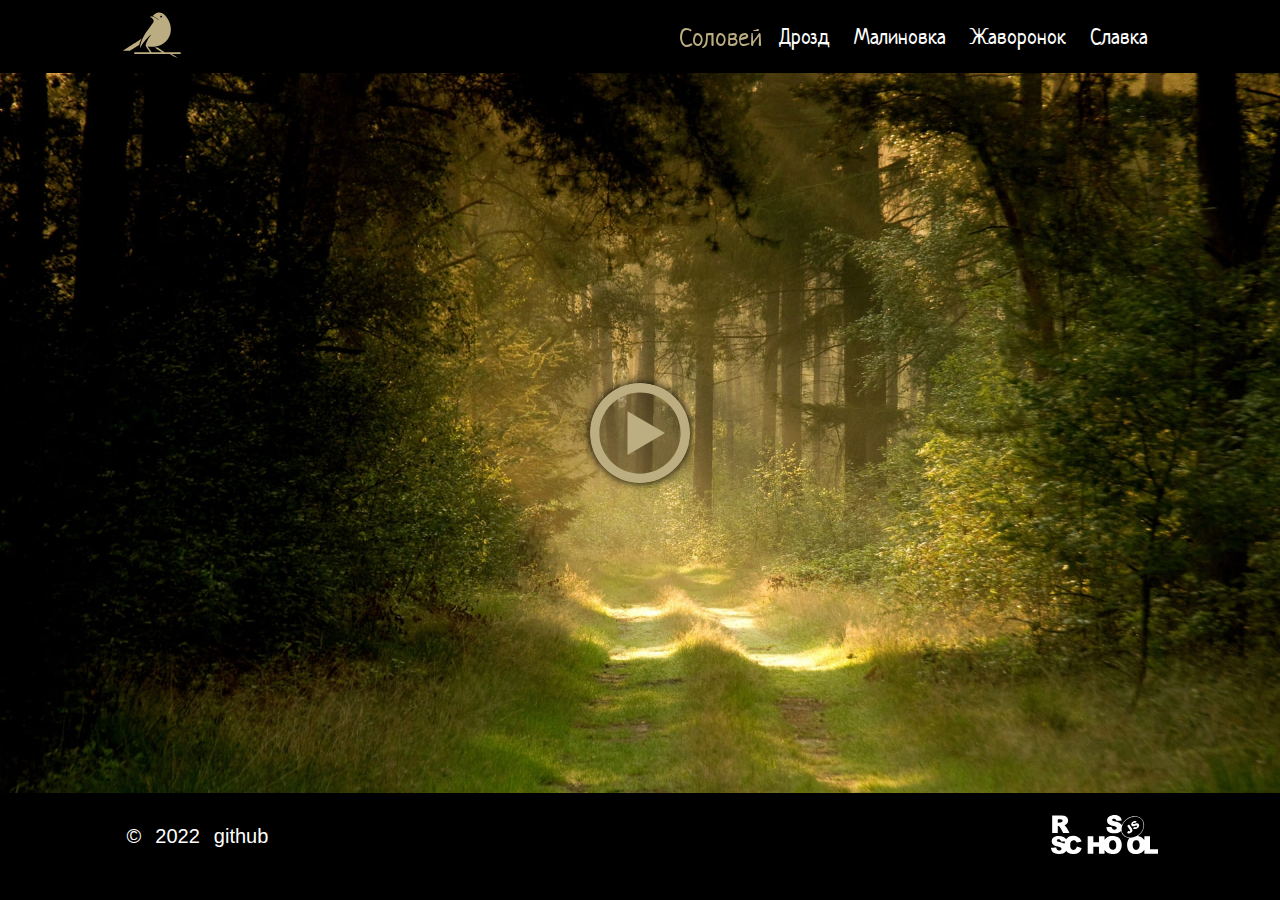
<file: nature-sounds/index.html>
<!DOCTYPE html>
<html lang="en">
<head>
    <meta charset="UTF-8">
    <meta http-equiv="X-UA-Compatible" content="IE=edge">
    <meta name="viewport" content="width=device-width, initial-scale=1.0">
    <link rel="icon" href="favicon.ico">
    <link rel="stylesheet" href="./style/style.css">
    <link href="https://fonts.googleapis.com/css2?family=Neucha&display=swap" rel="stylesheet">
    <title>Nature sounds</title>
</head>
<body>
    <header>
        <div><img class="logo-bird" src="./assets/svg/logo.svg" alt="bird logo" title="bird image">
        </div>
        <div>
            <nav class="nav">
                <ul class="btns-bird">
                    <li><button class="btn-bird active" data-bird="solovey">Соловей</button></li>
                    <li><button class="btn-bird" data-bird="drozd">Дрозд</button></li>
                    <li><button class="btn-bird" data-bird="malinovka">Малиновка</button></li>
                    <li><button class="btn-bird" data-bird="javoronok">Жаворонок</button></li>
                    <li><button class="btn-bird" data-bird="slavka">Славка</button></li>
                </ul>
            </nav>
        </div>
    </header>

    <main>
        <div class="main-image">
            <div class="audio-logo"></div>
        </div>
    </main>

    <footer>
        <div>
            <span>&copy;</span>
            <span>2022</span>
            <span><a href="https://github.com/mike-prybytkin" title="my github">github</a></span>
        </div>
        <div><a href="https://rs.school/js/" title="school link"><img class="school-logo" src="./assets/svg/rss.svg" alt="RS school logo"></a></div>
    </footer>
    <script src="./scripts/script.js"></script>
</body>
</html>
</file>
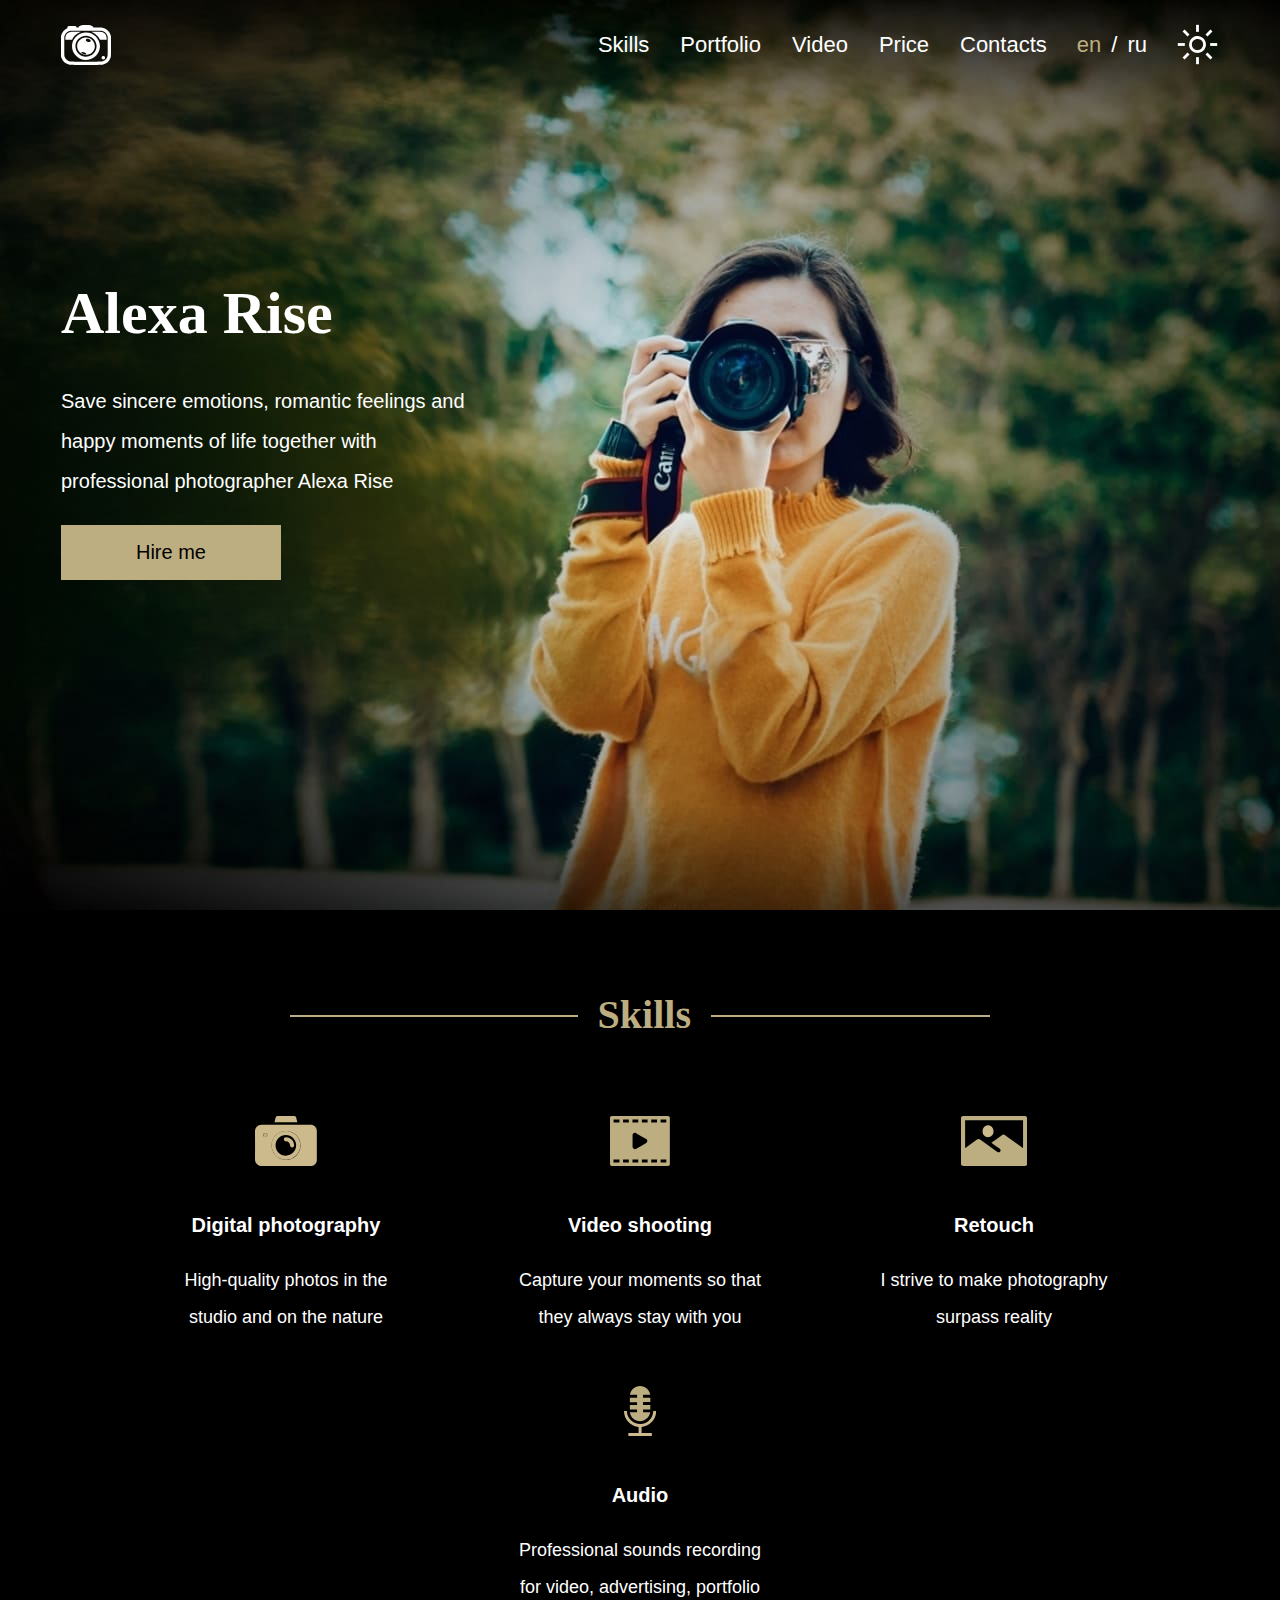
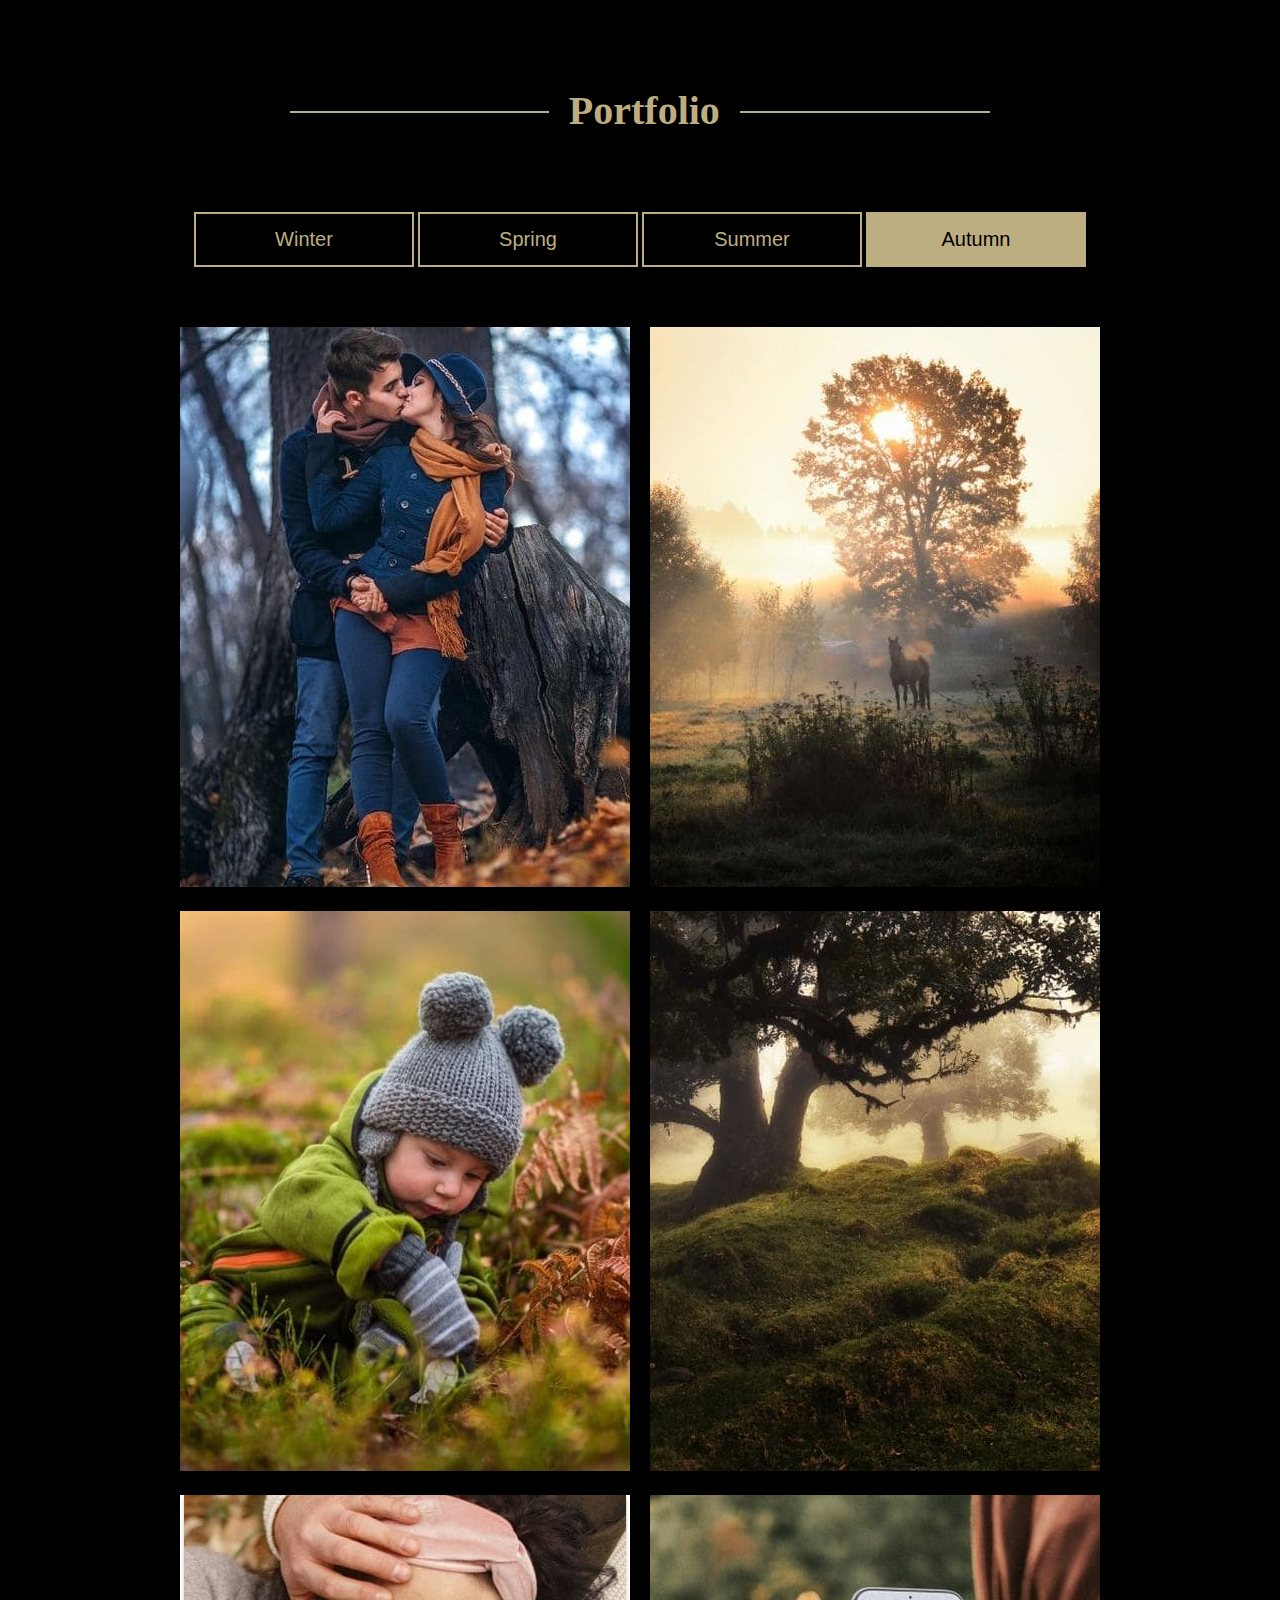
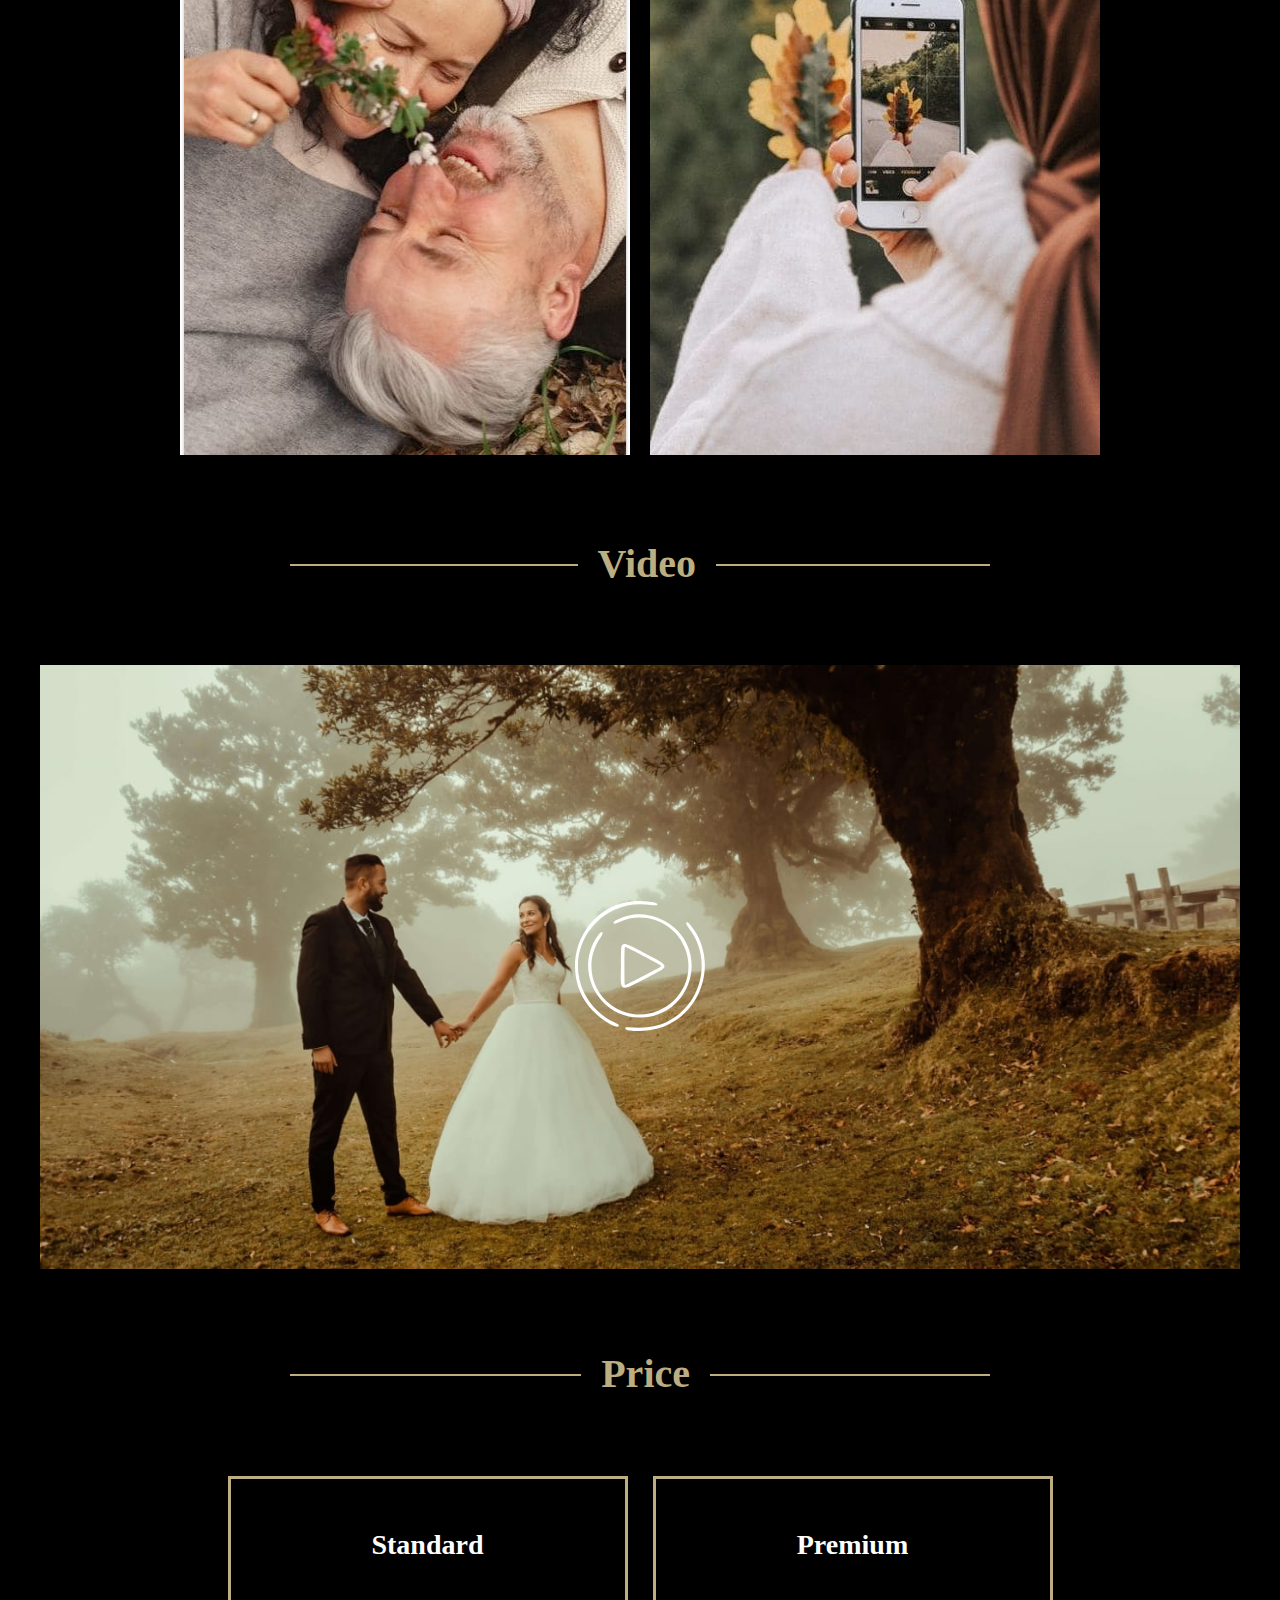
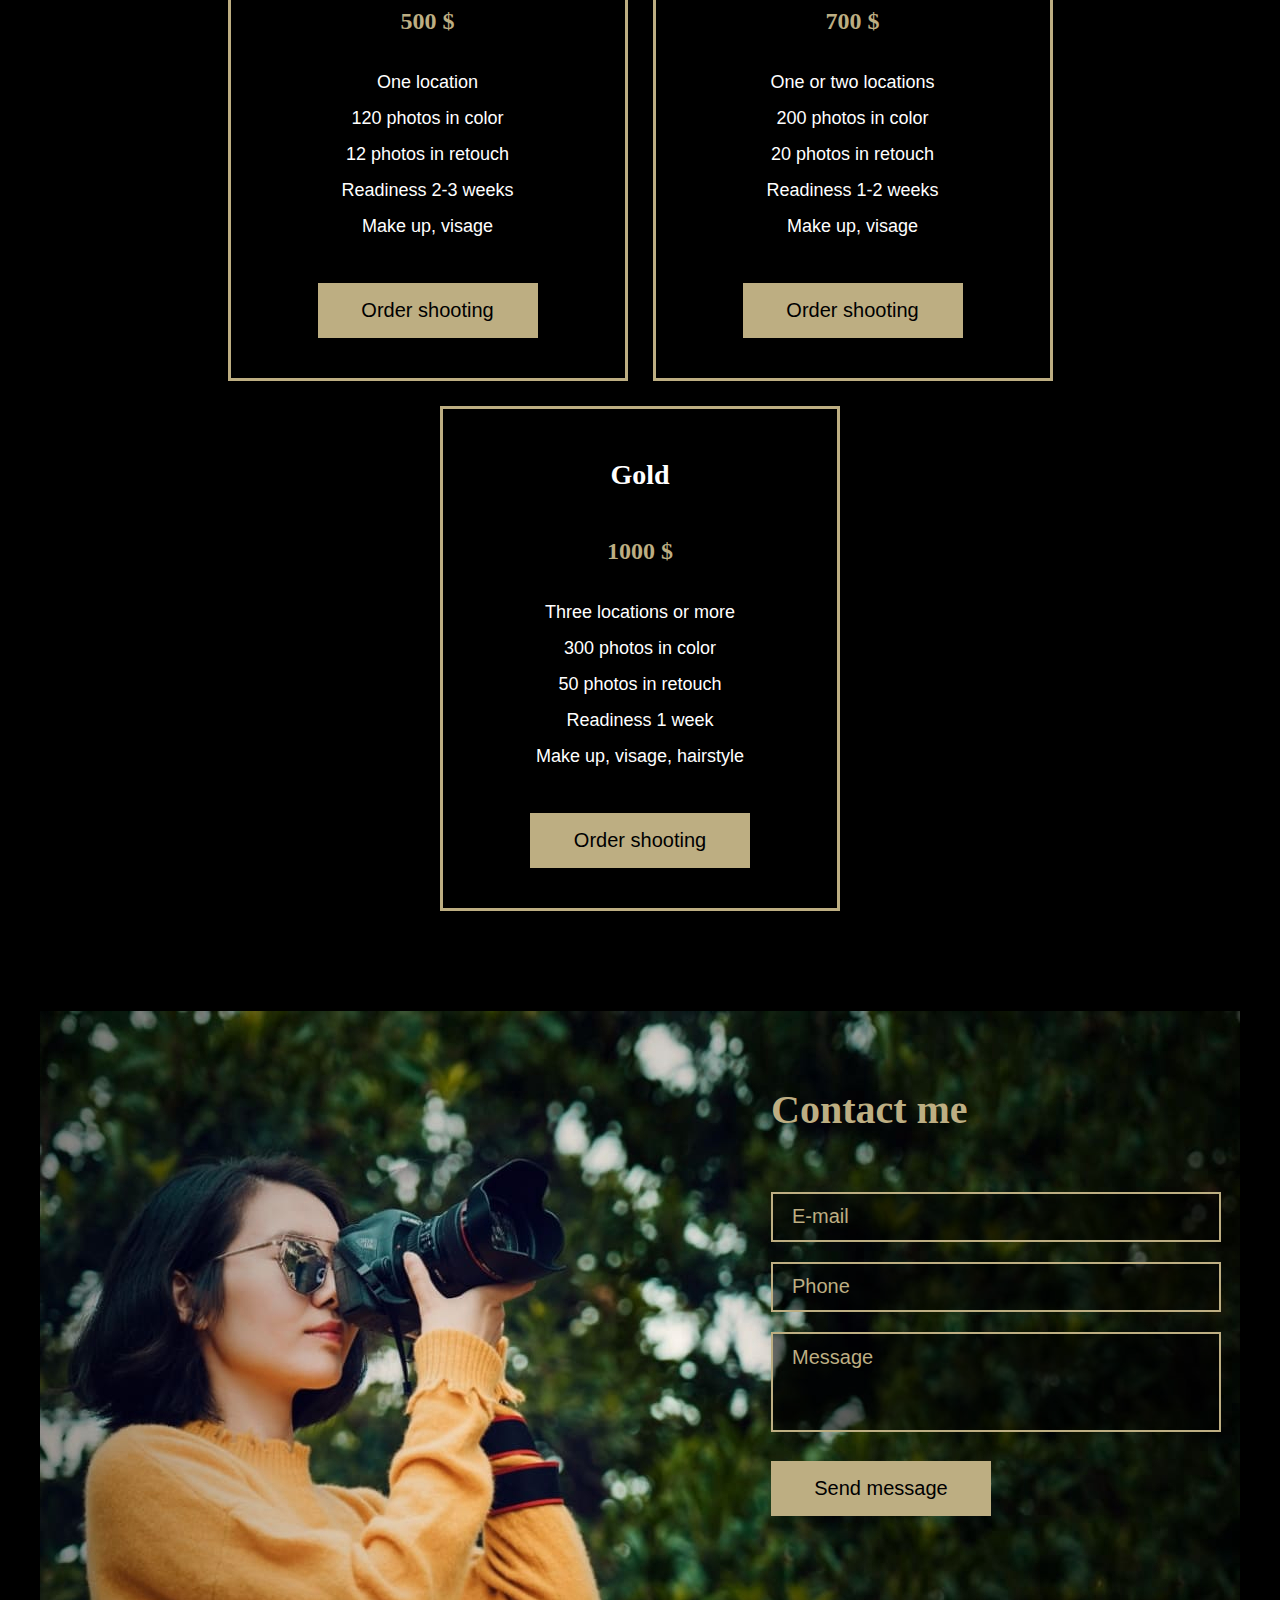
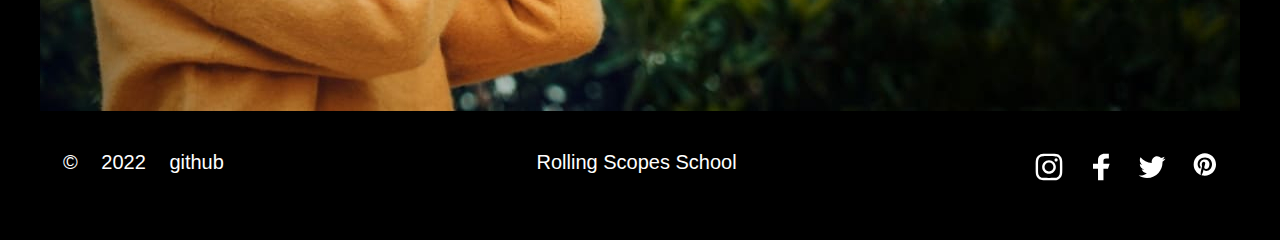
<file: portfolio/index.html>
<!DOCTYPE html>
<html class="html" lang="en">
<head>
    <meta charset="UTF-8">
    <meta http-equiv="X-UA-Compatible" content="IE=edge">
    <meta name="viewport" content="width=device-width, initial-scale=1.0">
    <link rel="stylesheet" href="./style/style.css">
    <link rel="icon" href="./assets/img/favicon.ico" type="image/x-icon">
    <link href="https://fonts.googleapis.com/css2?family=Merriweather+Sans:wght@400;700&display=swap" rel="stylesheet">
    <link href="https://fonts.googleapis.com/css2?family=Inter:wght@400;700&display=swap" rel="stylesheet">
    <title data-i18="head-title">portfolio</title>
</head>
<body class="body">
    <header class="header">
        <div class="container">
            <button><img class="logo-camera" src="./assets/svg/logo-1.svg" alt="logo of camera" title="logo of camera"></button>
            <nav class="nav">
                <ul class="nav-list">
                    <li class="nav-item scale"><a href="#skills" class="nav-link" data-i18="skills">Skills</a></li>
                    <li class="nav-item scale"><a href="#portfolio" class="nav-link" data-i18="portfolio">Portfolio</a></li>
                    <li class="nav-item scale"><a href="#video" class="nav-link" data-i18="video">Video</a></li>
                    <li class="nav-item scale"><a href="#price" class="nav-link" data-i18="price">Price</a></li>
                    <li class="nav-item scale contacts-li"><a href="#contacts" class="nav-link" data-i18="contacts">Contacts</a></li>
                </ul>
            </nav>
            <div class="features-header">
                <ul class="nav-language">
                    <li class="switch-lang scale"><a class="en-lang change-color active-lang" data-i18="en" href="#english-lang">en</a></li>
                    <li><span>&sol;</span> </li>
                    <li class="switch-lang scale"><a class="ru-lang change-color" data-i18="ru" href="#russian-lang">ru</a></li>
                </ul>
                <div class="switch-theme-button"></div>
                <div class="burger-menu" id="burger-menu">
                    <span class="line-burger"></span>
                    <span class="line-burger"></span>
                    <span class="line-burger"></span>
                </div>
            </div>
        </div>
    </header>

    <main class="main">
        <div class="container">
            <section class="hero">
                <h1 data-i18="hero-title">Alexa Rise</h1>
                <p data-i18="hero-text">
                    Save sincere emotions, romantic feelings and happy moments of life together with professional photographer Alexa Rise
                </p>
                <button class="bubbly-button" data-i18="hire">Hire me</button>
            </section>
            <section class="skills">
                <h2 class="section-heading" id="skills" data-i18="skills">Skills</h2>
                <div class="line-section"></div>
                <ul>
                    <li>
                        <figure>
                            <img src="./assets/svg/camera-1.svg" alt="camera logo" title="camera logo">
                            <figcaption data-i18="skill-title-1">Digital photography</figcaption>
                        </figure>
                        <p data-i18="skill-text-1">High-quality photos in the studio and on the nature</p>
                    </li>
                    <li>
                        <figure>
                            <img src="./assets/svg/video-1.svg" alt="video logo" title="video logo">
                            <figcaption data-i18="skill-title-2">Video shooting</figcaption>
                        </figure>
                        <p data-i18="skill-text-2">Capture your moments so that they always stay with you</p>
                    </li>
                    <li>
                        <figure>
                            <img src="./assets/svg/image-1.svg" alt="image logo" title="image logo">
                            <figcaption data-i18="skill-title-3">Retouch</figcaption>
                        </figure>
                        <p data-i18="skill-text-3">I strive to make photography surpass reality</p>
                    </li>
                    <li>
                        <figure>
                            <img src="./assets/svg/mic-1.svg" alt="mic logo" title="mic logo">
                            <figcaption data-i18="skill-title-4">Audio</figcaption>
                        </figure>
                        <p data-i18="skill-text-4">Professional sounds recording for video, advertising, portfolio</p>
                    </li>
                </ul>
            </section>
            <section class="portfolio">
                <h2 class="section-heading" id="portfolio" data-i18="portfolio">Portfolio</h2>
                <div class="line-section"></div>
                <ul class="portfolio-btns">
                    <li><button class="portfolio-btn change-color" data-season="winter" data-i18="winter">Winter</button></li>
                    <li><button class="portfolio-btn change-color" data-season="spring" data-i18="spring">Spring</button></li>
                    <li><button class="portfolio-btn change-color" data-season="summer" data-i18="summer">Summer</button></li>
                    <li><button class="portfolio-btn change-color active" data-season="autumn" data-i18="autumn">Autumn</button></li>
                </ul>
                <div class="wrapper-photo">
                    <div><img class="portfolio-image" src="./assets/img/autumn/1.jpg" alt="people" title="people"></div>
                    <div><img class="portfolio-image" src="./assets/img/autumn/2.jpg" alt="nature" title="nature"></div>
                    <div><img class="portfolio-image" src="./assets/img/autumn/3.jpg" alt="kid" title="kid"></div>
                    <div><img class="portfolio-image" src="./assets/img/autumn/4.jpg" alt="nature" title="nature"></div>
                    <div><img class="portfolio-image" src="./assets/img/autumn/5.jpg" alt="peple" title="peple"></div>
                    <div><img class="portfolio-image" src="./assets/img/autumn/6.jpg" alt="phone" title="phone"></div>
                </div>
            </section>
            <section class="video">
                <h2 class="section-heading" id="video" data-i18="video">Video</h2>
                <div class="line-section"></div>
                <div class="video-player">
                    <img class="video-img" src="./assets/img/video-player.jpg" alt="video player" title="video player">
                    <button class="logo-play"><img src="./assets/svg/Play_hover.svg" alt="play logo" title="play logo"></button>
                </div>
            </section>
            <section class="price">
                <h2 class="section-heading" id="price" data-i18="price">Price</h2>
                <div class="line-section"></div>
                <div class="wrapper-price">
                    <div>
                        <h3 data-i18="standard">Standard</h3>
                        <span class="cost">500 &#36;</span>
                        <span data-i18="price-description-1-span-1">One location</span>
                        <span data-i18="price-description-1-span-2">120 photos in color</span>
                        <span data-i18="price-description-1-span-3">12 photos in retouch</span>
                        <span data-i18="price-description-1-span-4">Readiness 2-3 weeks</span>
                        <span data-i18="price-description-1-span-5">Make up, visage</span>
                        <button class="bubbly-button" data-i18="order">Order shooting</button>
                    </div>
                    <div>
                        <h3 data-i18="premium">Premium</h3>
                        <span class="cost">700 &#36;</span>
                        <span data-i18="price-description-2-span-1">One or two locations</span>
                        <span data-i18="price-description-2-span-2">200 photos in color</span>
                        <span data-i18="price-description-2-span-3">20 photos in retouch</span>
                        <span data-i18="price-description-2-span-4">Readiness 1-2 weeks</span>
                        <span data-i18="price-description-2-span-5">Make up, visage</span>
                        <button class="bubbly-button" data-i18="order">Order shooting</button>
                    </div>
                    <div>
                        <h3 data-i18="gold">Gold</h3>
                        <span class="cost">1000 &#36;</span>
                        <span data-i18="price-description-3-span-1">Three locations or more</span>
                        <span data-i18="price-description-3-span-2">300 photos in color</span>
                        <span data-i18="price-description-3-span-3">50 photos in retouch</span>
                        <span data-i18="price-description-3-span-4">Readiness 1 week</span>
                        <span data-i18="price-description-3-span-5">Make up, visage, hairstyle</span>
                        <button class="bubbly-button" data-i18="order">Order shooting</button>
                    </div>
                </div>
            </section>
            <section class="contacts" id="contacts">
                <div class="wrapper-contacts">
                    <h2 data-i18="contact-me">Contact me</h2>
                    <form method=POST enctype='multipart/form-data'>
                        <input data-i18="email" id="email" type="email" placeholder="E-mail">
                        <input data-i18="phone" id="tel" type="tel" placeholder="Phone">
                        <textarea data-i18="message" name="comment" id="textarea" cols="30" rows="5" placeholder="Message"></textarea>
                        <input id="button-message" type="submit" value="Send message" data-i18="sendmessage">
                    </form>
                </div>
            </section>
        </div>
    </main>

    <footer class="footer">
        <div class="container">
            <div class="wrapper-footer">
                <div class="date-of-development"> <span>&copy;</span> <span>2022</span> <span><a data-i18="github" href="https://github.com/mike-prybytkin" title="my github">github</a></span></div>
                <div class="rsschool-link"><a data-i18="rs-school" href="https://rs.school/js-stage0/" title="RS school">Rolling Scopes School</a></div>
                <div>
                    <ul>
                        <li><a href="https://www.instagram.com/" title="instagram"><img src="./assets/svg/inst-1.svg" alt="instagram" title="instagram"></a></li>
                        <li><a href="https://www.facebook.com/" title="facebook"><img src="./assets/svg/fb-1.svg" alt="facebook" title="facebook"></a></li>
                        <li><a href="https://twitter.com/?lang=en" title="twitter"><img src="./assets/svg/tw-1.svg" alt="twitter" title="twitter"></a></li>
                        <li><a href="https://www.pinterest.com/" title="pinterest"><img src="./assets/svg/pinterest-1.svg" alt="pinterest" title="pinterest"></a></li>
                    </ul>
                </div>
            </div>
        </div>
    </footer>
    <script type="module" src="./scripts/index.js"></script>
</body>
</html>
</file>
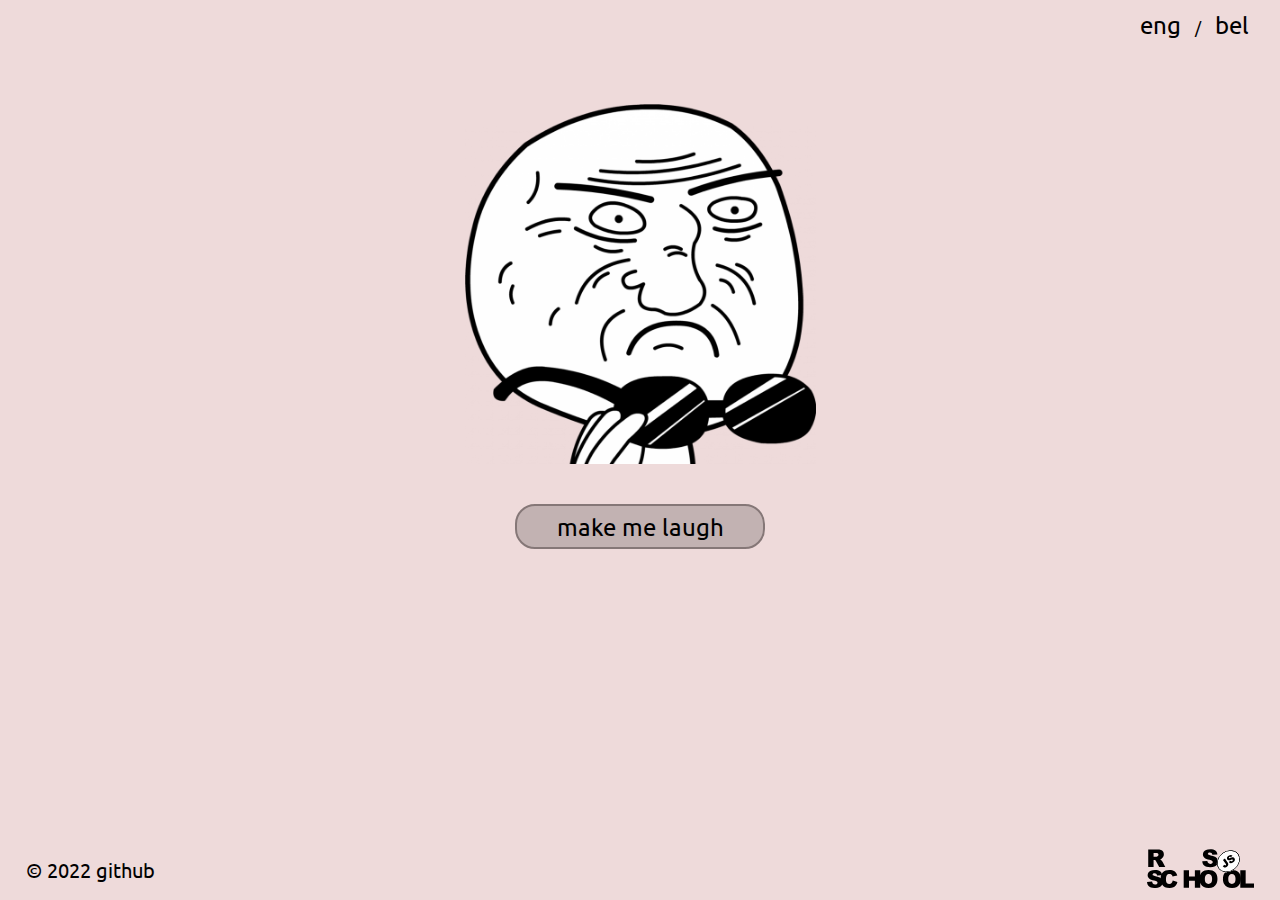
<file: random-jokes/index.html>
<!DOCTYPE html>
<html lang="en">
<head>
    <meta charset="UTF-8">
    <meta http-equiv="X-UA-Compatible" content="IE=edge">
    <meta name="viewport" content="width=device-width, initial-scale=1.0">
    <link rel="stylesheet" href="./style/style.css">
    <link rel="icon" href="favicon.png" type="image/x-icon">
    <link href="https://fonts.googleapis.com/css2?family=Ubuntu&display=swap" rel="stylesheet">
    <title>jokes</title>
</head>
<body>
    <header>
        <ul>
            <li><button class="en-lang">eng</button></li>
            <li><span>&sol;</span></li>
            <li><button class="be-lang">bel</button></li>
        </ul>
    </header>

    <main>
        <div class="main-img"></div>
        <button class="switch-joke">make me laugh</button>
        <p></p>
    </main>

    <footer>
        <div>
            <span>&copy;</span>
            <span>2022</span>
            <span><a href="https://github.com/mike-prybytkin" title="my github" target="_blank">github</a></span>
        </div>
        <div><a href="https://rs.school/js/" title="school link" target="_blank"><img class="school-logo" src="./assets/svg/rss.svg" alt="RS school logo"></a></div>
    </footer>

    <script type="module" src="./script/script.js"></script>
</body>
</html>
</file>
<file: nature-sounds/style/style.css>
* {
  box-sizing: border-box;
  margin: 0;
  padding: 0;
}

html {
  background-color: #000000;
}

header,
footer {
  width: 90%;
  margin: 0 auto;
}

header {
  display: flex;
  justify-content: space-between;
  padding-top: 10px;
  margin-bottom: 10px;
  align-items: center;
}

header div,
footer div {
  margin: 0 5% 0 5%;
}

.logo-bird {
  width: 60px;
  filter: invert(26%) sepia(15%) saturate(638%) hue-rotate(7deg) brightness(92%)
    contrast(87%);
}

.nav ul {
  list-style: none;
}

.nav ul li {
  display: inline;
  margin: 0 10px 0 10px;
}

.nav button {
  background: none;
  outline: none;
  border: none;
  cursor: pointer;
  font-family: "Neucha", "Arial", sans-serif;
  font-size: 22px;
  font-weight: 400;
  color: #ffffff;
  transition-duration: 0.3s;
}

.nav button:hover {
  transform: scale(1.2);
  color: #bdae82;
}

.nav button:active {
  transform: scale(1.1);
}

main .main-image {
  width: 100%;
  height: 80vh;
  background-image: url("../assets/img/solovey.jpg");
  background-position: center center;
  background-size: cover;
  display: flex;
  justify-content: center;
  align-items: center;
}

.audio-logo {
  background: rgba(0, 0, 0, 0.3);
  background-image: url("../assets/svg/play.svg");
  background-position: center center;
  background-repeat: no-repeat;
  background-size: 100%;
  width: 100px;
  height: 100px;
  cursor: pointer;
  border-radius: 50%;
  box-shadow: 0 0 10px rgba(0, 0, 0, 1);
  transition-duration: 0.1s;
}

.audio-logo:active {
  transform: scale(0.9);
}

footer {
  height: 9vh;
  display: flex;
  justify-content: space-between;
  padding-top: 5px;
  align-items: center;
}

.school-logo {
  height: 40px;
  transition: 0.3s;
}

.school-logo:hover {
  filter: invert(26%) sepia(15%) saturate(638%) hue-rotate(7deg) brightness(92%)
    contrast(87%);
}

footer div span,
footer div span a {
  color: #ffffff;
  font-family: "Arial", "Helvetica", sans-serif;
  text-decoration: none;
  font-size: 20px;
  transition: 0.3s;
}

footer div span a:hover {
  color: #bdae82;
}

footer div span {
  margin: 0 5px 0 5px;
}

/* --- JS events --- */

.audio-logo.pause {
  background-image: url("../assets/svg/pause.svg");
  animation: pause ease-in-out;
  animation-duration: 0.3s;
  animation-direction: normal;
}

.audio-logo {
  animation: play ease-in-out;
  animation-duration: 0.3s;
  animation-direction: normal;
}

@-webkit-keyframes 'pause' {
  from {
    transform: rotate(0deg);
  }
  to {
    transform: rotate(360deg);
  }
}

@-webkit-keyframes 'play' {
  from {
    transform: rotate(0deg);
  }
  to {
    transform: rotate(360deg);
  }
}

.btn-bird.active {
  transform: scale(1.2);
  color: #bdae82;
}
</file>
<file: portfolio/style/style.css>
* {
    box-sizing: border-box;
    margin: 0;
    padding: 0;
}

html {
    scroll-behavior: smooth;
    background-color: #000000;
}

body {
    background: url("../assets/img/bg.jpg") no-repeat center center;
    height: 910px;
    margin: 0px;
    padding: 0px;
}

.container {
    width: 1440px;
    margin: 0 auto;
}

.header .container {
    display: flex;
    justify-content: flex-end;
    padding-top: 22px;
}

.nav {
    padding-top: 10px;
}

.nav .nav-list {
    list-style: none;
}

.nav-item,
.nav-language li{
    display: inline-block;
}

.features-header {
    margin-right: 20px;
    display: flex;
}

.features-header .nav-language {
    padding-top: 10px;
    margin-right: 28px;
}

.features-header .switch-theme-button {
    background: url("../assets/svg/sun-logo.svg") no-repeat center center; 
    height: 45px;
    width: 45px;
    transition-duration: 0.5s;
}

.switch-theme-button:hover {
    filter: invert(26%) sepia(15%) saturate(638%) hue-rotate(7deg) brightness(92%) contrast(87%);
}

.header .container button {
    border: none;
}

.header .container {
    position: relative;
}

.logo-camera {
    position: absolute;
    top: 20px;
    left: 21px;
    cursor: pointer;
    transition-duration: 0.5s;
}

.logo-camera:hover {
    filter: invert(26%) sepia(15%) saturate(638%) hue-rotate(7deg) brightness(92%) contrast(87%);
}

.header .nav-item {
    margin-left: 27px;
}

.header .contacts-li {
    margin-right: 30px;
}

.header .nav-language span {
    padding-left: 6px;
    padding-right: 6px;
}

.header .nav-item .en-lang,
.header .nav-item .ru-lang {
    cursor: pointer;
}

.header .nav-list a,
.header .nav-language a{
    text-decoration: none;
    cursor: pointer;
}

.header .nav-item a,
.header .nav-language span,
.header .nav-language .switch-lang a {
    font-family: "Iter", "Arial", sans-serif;
    font-size: 22px;
    font-weight: 400;
    color: #ffffff;
}

.nav .nav-list .scale,
.nav .nav-language .scale {
    transition: transform 0.5s;
}

.nav .nav-list .scale:hover,
.nav .nav-language .scale:hover {
    transform: scale(1.2);
    color: #bdae82;
}

.scale a {
    transition-duration: 0.5s;
}

.scale a:hover {
    color: #bdae82;
    text-shadow: 0 0 5px #6b6144;
}

/*burger-menu start*/

.burger-menu {
    width: 50px;
    height: 50px;
    cursor: pointer;
    display: none;
    padding-top: 2px;
}

.burger-menu .line-burger {
    width: 50px;
    height: 3px;
    background-color: #ffffff;
    display: block;
    transition: all 0.3s ease-in-out;
    margin: 10px auto;
    transition-duration:  0.3s;
}

.burger-menu:hover > span {
    background-color: #bdae82;
}

#burger-menu.is-active .line-burger:nth-child(2){
    opacity: 0;
}
  
#burger-menu.is-active .line-burger:nth-child(1){
    transform: translateY(13px) rotate(45deg);
}
  
#burger-menu.is-active .line-burger:nth-child(3){
    transform: translateY(-13px) rotate(-45deg);
}

/*burger-menu finish*/

.hero {
    padding-top: 212px;
    padding-left: 81px;
    width: 36%;
}

.hero p {
    font-family: "Iter", "Arial", sans-serif;
    font-size: 20px;
    font-weight: 400;
    color: #ffffff;
    line-height: 40px;
    height: 100px;
}

.hero h1 {
    font-family: "Merriweather", "Times New Roman", serif;
    font-size: 60px;
    font-weight: 700;
    color: #ffffff;
    margin-bottom: 33px;
}

.hero button,
.wrapper-price div button {
    width: 220px;
    height: 55px;
    margin-top: 44px;
    background-color: #bdae82;
    border: none;
    font-family: "Iter", "Arial", sans-serif;
    font-size: 20px;
    font-weight: 400;
    cursor: pointer;
    transition-duration: 0.5s;
} 


.hero button:hover,
.wrapper-price div button:hover {
    transform: scale(1.1);
    color: #ffffff;
    box-shadow: 0px 0px 10px #00000093 inset;
}

.line-section {
    border-bottom: solid #bdae82 2px;
    width: 700px;
    margin: 0 auto;
}

h2 {
    font-family: "Merriweather", "Times New Roman", serif;
    font-size: 40px;
    font-weight: 700;
    color: #bdae82;
}

.skills {
    margin-top: 469px;
}

.skills,
.portfolio,
.video,
.price,
.contacts {
    position: relative;
}

.section-heading {
    position: absolute;
    left: 44.8%;
    top: -24px;
    background-color: #000000;
    padding: 0 20px 0 20px;
}

.skills ul {
    margin-top: 99px;
}

.skills li {
    display: inline-block;
    text-align: center;
    width: 250px;
    margin: 0 50px 0 56px;
}

.skills li:last-of-type {
    margin-left: 56px;
    margin-right: 0;
}

.skills figcaption {
    font-family: "Iter", "Arial", sans-serif;
    font-size: 20px;
    font-weight: 700;
    color: #ffffff;
    margin-top: 54px;
}

.skills ul li p {
    font-family: "Iter", "Arial", sans-serif;
    font-size: 18px;
    font-weight: 400;
    color: #ffffff;
    line-height: 37px;
    margin-top: 30px;
}

.portfolio {
    margin-top: 144px;
}

.portfolio .section-heading {
    left: 42.4%;
    padding: 0 20px 0 20px;
}

.portfolio-btns {
    margin-top: 99px;
    text-align: center;
}

.portfolio li {
    display: inline-block;
}

.portfolio-btn {
    width: 220px;
    height: 55px;
    background-color: #000000;
    color: #bdae82;
    border: solid #bdae82 2px;
    font-family: "Iter", "Arial", sans-serif;
    font-size: 20px;
    font-weight: 400;
    cursor: pointer;
    transition-duration: 0.5s;
}

.portfolio-btn:hover {
    color: #ffffff;
    box-shadow: 0px 0px 4px #ffffff inset;
    text-shadow: 0 0 5px #6b6144;
}

.portfolio .wrapper-photo {
    display: flex;
    flex-wrap: wrap;
    padding-top: 60px;
    justify-content: center;
    gap: 20px;
}

.portfolio .wrapper-photo img {
    width: 450px;
    height: 560px;
    transition-duration: 0.5s;
}

.portfolio .wrapper-photo img:hover {
    box-shadow: 0px 0px 25px #bdae82;
    border-radius: 5%;
    transform: rotate(0.5deg);
}

.video {
    margin-top: 135px;
}

.video .video-player {
    padding-top: 99px;
    position: relative;
    display: flex;
    justify-content: center;
    align-items: center;
}

.video .video-player .logo-play {
    position: absolute;
    cursor: pointer;
    background: none;
    border: none;
    transition-duration: 0.5s;
}

.video .video-player .logo-play:hover {
    filter: invert(26%) sepia(15%) saturate(638%) hue-rotate(7deg) brightness(92%) contrast(87%);
}

.price {
    margin-top: 140px;
}

.price .section-heading {
    left: 45.1%;
}

.price .wrapper-price {
    display: flex;
    flex-wrap: wrap;
    margin-top: 100px;
    justify-content: center;
    gap: 25px;
}

.price .wrapper-price span {
    display: block
}

.price .wrapper-price div {
    text-align: center;
    width: 450px;
    height: 505px;
    border: solid #BDAE82 3px;
}

.wrapper-price h3 {
    font-family: "Merriweather", "Times New Roman", serif;
    font-size: 28px;
    font-weight: 700;
    color: #ffffff;
    padding-top: 50px;
}

.wrapper-price .cost {
    font-family: "Merriweather", "Times New Roman", serif;
    font-size: 24px;
    font-weight: 700;
    color: #BDAE82;
    padding-top: 42px;
    padding-bottom: 25px;
}

.wrapper-price span {
    font-family: "Iter", "Arial", sans-serif;
    font-size: 18px;
    font-weight: 400;
    color: #ffffff;
    line-height: 36px;
}

.wrapper-price div button {
    margin-top: 39px;
}

.contacts {
    background: url('../assets/img/contacts-bg.jpg') no-repeat center center;
    height: 700px;
    width: auto;
    margin-top: 100px;
}

.wrapper-contacts {
    float: right;
    padding-top: 75px;
    padding-right: 9px;
}

.wrapper-contacts form input:focus,
.wrapper-contacts form textarea:focus,
#button-message:focus {
    outline: none;
}

.wrapper-contacts form {
    overflow: hidden;
    width: 460px;
    padding-top: 59px;
}

.wrapper-contacts form input {
    width: 450px;
    height: 50px;
    background: transparent;
    border: solid #bdae82 2px;
    margin-bottom: 20px;
    padding-left: 19px;
    padding-top: 3px;
    color: #ffffff;
    background: rgba(0, 0, 0, 0.5);
}

#textarea {
    resize: none;
    width: 450px;
    height: 100px;
    padding-left: 19px;
    padding-top: 12px;
    font-family: "Iter", "Arial", sans-serif;
    font-size: 20px;
    font-weight: 400;
    background: transparent;
    border: solid #bdae82 2px;
    color: #bdae82;
    background: rgba(0, 0, 0, 0.5);
}

::placeholder {
    font-family: inherit;
    color: #bdae82;
    font-size: 20px;
  }

.wrapper-contacts form #button-message {
    width: 220px;
    height: 55px;
    margin-top: 24px;
    background-color: #bdae82;
    border: none;
    font-family: "Iter", "Arial", sans-serif;
    font-size: 20px;
    font-weight: 400;
    cursor: pointer;
    margin-top: 25px;
    color: #000000;
    padding: 0;
    transition-duration: 0.5s;
}

.wrapper-contacts form #button-message:hover {
    transform: scale(0.9);
    color: #ffffff;
    box-shadow: 0px 0px 10px #00000093 inset;
}


.footer {
    height: 150px;
    font-family: "Iter", "Arial", sans-serif;
    font-size: 20px;
    font-weight: 400;
    color: #ffffff;
}

.wrapper-footer {
    display: flex;
    justify-content: space-between;
    padding-top: 62px;
    padding-bottom: 52px;
    background-color: #000000;
}

.wrapper-footer div {
    margin: 0 20px 0 20px;
}

.footer li {
    display: inline-block;
    margin-left: 14px;
}

.footer li img {
    width: 32px;
    height: 32px;
    transition-duration: 0.5s;
}

.footer li img:hover {
    filter: invert(26%) sepia(15%) saturate(638%) hue-rotate(7deg) brightness(92%) contrast(87%);
}

.rsschool-link {
    padding-left: 15px;
}

.date-of-development span {
    padding-right: 15px;
    padding-left: 3px;
}

.footer a {
    text-decoration: none;
    color: #ffffff;
    cursor: pointer;
}

.wrapper-footer div a {
    transition-duration: 0.5s;
    transition: 0.5s;
}

.wrapper-footer div a:hover {
    color: #bdae82;
}


/* ------- breakpoints ------- */


@media (max-width:1460px){

    .container{
        max-width: 1200px;
        width: auto;
    }

    .hero {
        padding-left: 21px;
        width: 450px;
    }

    .skills {
        margin-top: 435px;
    }

    .skills ul {
        text-align: center;
    }

    .skills li {
        margin: 0 50px 0 50px;
    }
    
    .skills li:last-of-type {
        margin-left: 0px;
        margin-top: 50px;
    }
    
    .skills figcaption {
        margin-top: 44px;
    }
    
    .skills ul li p {
        margin-top: 25px;
    }

    .portfolio,
    .video,
    .price {
        margin-top: 105px;
    }

    .video-player .video-img {
        width: 100%;
    }

    .price .wrapper-price div {
        width: 400px;
        height: 505px;
    }

    .footer {
        height: 100px;
    }

    .wrapper-footer {
        padding-top: 40px;
    }
}


@media (max-width:1200px){

    .container{
        max-width: 100%;
        width: auto;
    }

    .header .container {
        display: flex;
        flex-direction: column-reverse;
        padding-top: 15px;
        align-items: flex-end;
        padding-right: 40px;
    }

    .nav-item {
    display: block;
    }

    .nav {
        margin-right: 25px;
    }

    .features-header {
        padding-top: 15px;
        margin-right: 0;
    }

    .nav .nav-language {
        padding-right: 0;
    }

    .nav .nav-list .scale:hover,
    .nav .nav-language .scale:hover {
    transform: none;
    }

    .header .contacts-li {
        margin-right: 0px;
    }

    .nav-list .nav-item {
        margin-top: 15px;
    }

    .header .nav-item a {
        font-size: 26px;
    } 

    .logo-camera {
        left: 40px;
    }

    .hero {
        padding-top: 50px;
        padding-left: 40px;
        width: 70%;
    }

    .skills ul li,
    .skills ul li:last-of-type {
        margin: 50px 50px 0 50px;
    }

    .portfolio li {
        padding-bottom: 4px;
    }

    .video-player .video-img {
        width: 100%;
    }

    .price .wrapper-price div {
        width: 360px;
    }
}


@media (max-width:769px){

    body {
        background: url("../assets/img/bg.jpg");
        height: 590px;
        background-position: -5px -30px;
        background-size: auto 620px;
    }

    .container{
        width: auto;
    }

    .header .container {
        padding-right: 20px;
    }

    .features-header {
        display: flex;
        flex-direction: row;
        padding-top: 4px;
        margin: 0;
    }

    .nav {
        display: flex;
        margin-right: 0;
    }

    .features-header .nav-language {
        margin-right: 25px;
        align-self: center;
        padding-top: 0;
    }

    .switch-theme-button {
        margin-right: 30px;
    }

    .nav-language li span {
        margin: 0 7px;
    }

    .logo-camera {
        left: 60px;
    }

    .hero {
        padding-top: 110px;
        padding-left: 60px;
        width: 60%;
    }

    .hero h1 {
        font-size: 36px;
        font-weight: 400;
    }
    
    .hero p {
        line-height: 24.2px;
    }
    
    .hero button,
    .wrapper-price div button {
        margin-top: 30px;
    } 

    .line-section {
        width: 364px;
        margin: 0 auto;
    }
    
    h2 {
        font-size: 36px;
    }
    
    .skills {
        margin-top: 269px;
    }

    .section-heading {
        left: 41.8%;
        top: -20px;
    }

    .skills ul {
        margin-top: 49px;
    }
    
    .skills ul li,
    .skills ul li:last-of-type {
        width: 290px;
        height: 224px;
        margin: 35px 25px 0 25px;
    }

    .skills figcaption {
        margin-top: 34px;
    }
    
    .skills ul li p {
        line-height: 22px;
        margin-top: 30px;
    }

    .portfolio {
        margin-top: 160px;
    }
    
    .portfolio .section-heading {
        left: 38.5%;
        padding: 0 20px 0 20px;
    }
    
    .portfolio ul {
        margin-top: 90px;
        width: 450px;
        height: 120px;
        margin-left: calc(50% - 450px/2);
    }

    .portfolio .wrapper-photo {
        padding-top: 55px;
        gap: 20px;
    }

    .video {
        margin-top: 118px;
    }

    .video-player .video-img {
        width: 100%;
        height: 418px;
    }
    
    .video .video-player {
        padding-top: 89px;
    }
    
    .logo-play img {
        width: 65px;
        height: 65px;
    }

    .price {
        margin-top: 119px;
    }
    
    .price .section-heading {
        left: 42.1%;
    }
    
    .price .wrapper-price {
        margin-top: 89px;
        display: flex;
        flex-direction: column;
        align-items: center;
        gap: 50px;
    }

    .price .wrapper-price div {
        width: 420px;
    }

    .wrapper-price h3 {
        font-size: 32px;
        padding-top: 48px;
    }
    
    .wrapper-price .cost {
        padding-top: 40px;
    }

    .wrapper-price div button {
        margin-top: 39px;
    }

    .contacts {
        background: url('../assets/img/contacts-bg.jpg') no-repeat;
        height: 600px;
        margin-top: 80px;
        background-position: -233px 0px;
        background-size: auto 600px;
    }

    .wrapper-contacts {
        width: 460px;
        padding-top: 70px;
        padding-right: 0;
        text-align: center;
        float: none;
        margin-left: calc(50% - 460px / 2);
    }

    .wrapper-contacts form {
        padding-top: 53px;
    }

    .footer {
        height: 190px;
    }
    
    .wrapper-footer {
        display: flex;
        flex-direction: column;
        padding-top: 28px;
        align-items: center;
    }

    .date-of-development span:first-of-type {
        padding-left: 5px;
    }

    .date-of-development span {
        padding-right: 15px;
        padding-left: 5px;
    }
    
    .wrapper-footer div {
        margin: 0 0 16px 0;
        padding: 0;
    }

    .wrapper-footer div:last-of-type {
        margin-top: 15px;
        padding-right: 10px;
    }

    /*----burger-menu realization----*/

    .body.is-active {
        overflow-y: hidden;
        z-index: -5;
    }

    .header .nav-item a {
        font-size: 34px;
        line-height: 74px;
    }

    .nav {
        z-index: 10;
        position: fixed;
        right: -620px;
        gap: 0;
        top: 0;
        background-color: #000000;
        width: 620px;
        height: 100%;
        transition: all 0.3s;
    }

    .nav-list {
        flex-direction: column;
        margin-top: 110px;
        margin-left: 100px;
        position: absolute;
    }

    .nav.is-active {
        right: 0;
    }

    .burger-menu {
        display: block;
        padding-right: 94px;
        z-index: 15;
    }

    /* light theme  */

    .html.light-theme .nav {
        background-color: #ffffff;
    }

    .html.light-theme .header .nav-item a {
        color: #000000;
    }

    .html.light-theme .burger-menu.is-active > span {
        background-color: #000000;
    }

    .html.light-theme .burger-menu.is-active:hover > span {
        background-color: #bdae82;
    }

    /*------------*/
}

@media (max-width:621px){

    .nav {
        width: 100%;
    }

    .video-player .video-img {
        height: auto;
    }
}

@media (max-width:600px){

    .burger-menu {
        display: block;
        padding-right: 115px;
    }

    .section-heading {
        left: 39.8%;
    }

    .portfolio .section-heading {
        left: 36.4%;
    }

    .price .section-heading {
        left: 40.1%;
    }
}

@media (max-width:480px){

    .container {
        max-width: 100%;
    }

    .header .nav-item a {
        font-size: 32px;
    }  

    .burger-menu {
        padding-right: 70px;
    }

    .logo-camera {
        left: 20px;
    }

    .hero {
        padding-left: 20px;
    }

    .line-section {
        width: 98%;
    }

    .skills {
        margin-top: 150px;
    }

    .skills .section-heading {
        left: 30.8%;
    }

    .skills ul li,
    .skills ul li:last-of-type {
        width: 250px;
        margin: 0;
        padding-top: 20px;
    }

    .skills ul li figcaption {
        margin-top: 10px;
    }

    .skills ul li p {
        margin-top: 10px;
    }

    .portfolio {
        margin-top: 80px;
    }

    .portfolio .section-heading {
        left: 23%;
    }

    .portfolio ul {
        padding-top: 60px;
        width: 98%;
        height: 220px;
        margin: 0 auto;
    }

    .portfolio .wrapper-photo {
        flex-wrap: wrap;
        padding-top: 100px;
        gap: 5px;
    }

    .portfolio .wrapper-photo img {
        width: 290px;
        height: auto;
    }

    .video .section-heading {
        left: 30%;
    }

    .price .section-heading {
        left: 33%;
    }

    .price .wrapper-price div {
        width: 96%;
        height: 505px;
    }

    .contacts .wrapper-contacts {
        width: 98%;
        float: right;
    }

    .wrapper-contacts form {
        width: 96%;
    }

    .wrapper-contacts form input,
    .wrapper-contacts form #textarea {
        width: 90%;
    }
}


/*-- JS events --*/

.header .nav-language .switch-lang .active-lang {
    color: #bdae82;
}

.portfolio-btns .active {
    background-color: #bdae82;
    color: #000000;
}

/* switch dark / light theme */

.html.light-theme {
    background-color: #ffffff;
}

.features-header .switch-theme-button.light-theme {
    background: url("../assets/svg/moon-logo.svg") no-repeat center center; 
    height: 45px;
    width: 45px;
    transition-duration: 0.5s;
}

.html.light-theme .scale a:hover {
    color: #bdae82;
    text-shadow: 0 0 1px #6b6144;
}

.html.light-theme h2 {
    color: #000000;
}

.html.light-theme .section-heading {
    background-color: #ffffff;
}

.html.light-theme .line-section {
    border-bottom: solid #000000 2px;
}

.html.light-theme .skills figcaption {
    color: #000000;
}

.html.light-theme .skills ul li p {
    color: #000000;
}

.html.light-theme .portfolio-btn {
    background-color: #ffffff;
    color: #000000;
    border: solid #bdae82 2px;
}

.html.light-theme .portfolio-btn:hover {
    color: #ffffff;
    box-shadow: 0px 0px 4px #6b6144 inset;
    text-shadow: 0 0 5px #6b6144;
    background-color: #bdae82;
}

.html.light-theme .portfolio-btns .active {
    background-color: #bdae82;
}

.html.light-theme .portfolio .wrapper-photo img:hover {
    box-shadow: 0px 0px 35px #6d644c;
}

.html.light-theme .wrapper-price h3 {
    color: #000000;
}

.html.light-theme .wrapper-price span {
    color: #000000;
}

.html.light-theme .contacts h2 {
    color: #BDAE82;
}


/* ---------bubbly-button----------- */


.bubbly-button:before, .bubbly-button:after {
    position: absolute;
    content: '';
    display: block;
    width: 140%;
    height: 100%;
    left: -20%;
    z-index: -1000;
    transition: all ease-in-out 0.5s;
    background-repeat: no-repeat;
  }
  .bubbly-button:before {
    display: none;
    top: -75%;
    background-image: radial-gradient(circle, #BDAE82 20%, transparent 20%), radial-gradient(circle, transparent 20%, #BDAE82 20%, transparent 30%), radial-gradient(circle, #BDAE82 20%, transparent 20%), radial-gradient(circle, #BDAE82 20%, transparent 20%), radial-gradient(circle, transparent 10%, #BDAE82 15%, transparent 20%), radial-gradient(circle, #BDAE82 20%, transparent 20%), radial-gradient(circle, #BDAE82 20%, transparent 20%), radial-gradient(circle, #BDAE82 20%, transparent 20%), radial-gradient(circle, #BDAE82 20%, transparent 20%);
    background-size: 10% 10%, 20% 20%, 15% 15%, 20% 20%, 18% 18%, 10% 10%, 15% 15%, 10% 10%, 18% 18%;
  }
  .bubbly-button:after {
    display: none;
    bottom: -75%;
    background-image: radial-gradient(circle, #BDAE82 20%, transparent 20%), radial-gradient(circle, #BDAE82 20%, transparent 20%), radial-gradient(circle, transparent 10%, #BDAE82 15%, transparent 20%), radial-gradient(circle, #BDAE82 20%, transparent 20%), radial-gradient(circle, #BDAE82 20%, transparent 20%), radial-gradient(circle, #BDAE82 20%, transparent 20%), radial-gradient(circle, #BDAE82 20%, transparent 20%);
    background-size: 15% 15%, 20% 20%, 18% 18%, 20% 20%, 15% 15%, 10% 10%, 20% 20%;
  }
  .bubbly-button:active {
    transform: scale(0.9);
    background-color: #6b6144;
    box-shadow: 0 2px 25px rgba(255, 0, 130, 0.2);
  }
  .bubbly-button.animate:before {
    display: block;
    animation: topBubbles ease-in-out 0.75s forwards;
  }
  .bubbly-button.animate:after {
    display: block;
    animation: bottomBubbles ease-in-out 0.75s forwards;
  }
  @keyframes topBubbles {
    0% {
      background-position: 5% 90%, 10% 90%, 10% 90%, 15% 90%, 25% 90%, 25% 90%, 40% 90%, 55% 90%, 70% 90%;
    }
    50% {
      background-position: 0% 80%, 0% 20%, 10% 40%, 20% 0%, 30% 30%, 22% 50%, 50% 50%, 65% 20%, 90% 30%;
    }
    100% {
      background-position: 0% 70%, 0% 10%, 10% 30%, 20% -10%, 30% 20%, 22% 40%, 50% 40%, 65% 10%, 90% 20%;
      background-size: 0% 0%, 0% 0%, 0% 0%, 0% 0%, 0% 0%, 0% 0%;
    }
  }
  @keyframes bottomBubbles {
    0% {
      background-position: 10% -10%, 30% 10%, 55% -10%, 70% -10%, 85% -10%, 70% -10%, 70% 0%;
    }
    50% {
      background-position: 0% 80%, 20% 80%, 45% 60%, 60% 100%, 75% 70%, 95% 60%, 105% 0%;
    }
    100% {
      background-position: 0% 90%, 20% 90%, 45% 70%, 60% 110%, 75% 80%, 95% 70%, 110% 10%;
      background-size: 0% 0%, 0% 0%, 0% 0%, 0% 0%, 0% 0%, 0% 0%;
    }
  }
</file>
<file: random-jokes/style/style.css>
* {
  margin: 0;
  padding: 0;
  box-sizing: border-box;
}

body {
  background-color: #eedada;
  font-family: "Ubuntu", Verdana, sans-serif;
}

header {
  text-align: right;
  height: 40px;
}

header ul {
  padding-top: 10px;
  margin-right: 2%;
}

header li {
  display: inline;
  list-style-type: none;
  margin: 0 5px 0 5px;
}

header li button {
  background: none;
  border: none;
  cursor: pointer;
  font-family: "Ubuntu", Verdana, sans-serif;
  font-size: 24px;
}

main {
  text-align: center;
  min-height: calc(100vh - 100px);
  padding-top: 5%;
}

.main-img {
  background-image: url("../assets/img/1.png");
  height: 40vh;
  background-position: center center;
  background-repeat: no-repeat;
  background-size: contain;
}

.switch-joke {
  margin-top: 40px;
  background: #c2b2b2;
  border: solid 2px #857777;
  border-radius: 20px;
  width: 250px;
  height: 45px;
  cursor: pointer;
  font-family: "Ubuntu", Verdana, sans-serif;
  font-size: 24px;
  transition: 0.2s;
}

.switch-joke:active {
  transform: scale(0.95);
}

footer {
  display: flex;
  height: 60px;
  align-items: center;
  justify-content: space-between;
}

footer div {
  margin: 0 2% 0 2%;
  font-size: 20px;
}

footer span a {
  text-decoration: none;
  color: #000000;
  transition-duration: 0.5s;
}

footer span a:hover {
  color: #463090;
}

.school-logo {
  height: 40px;
}
</file>
